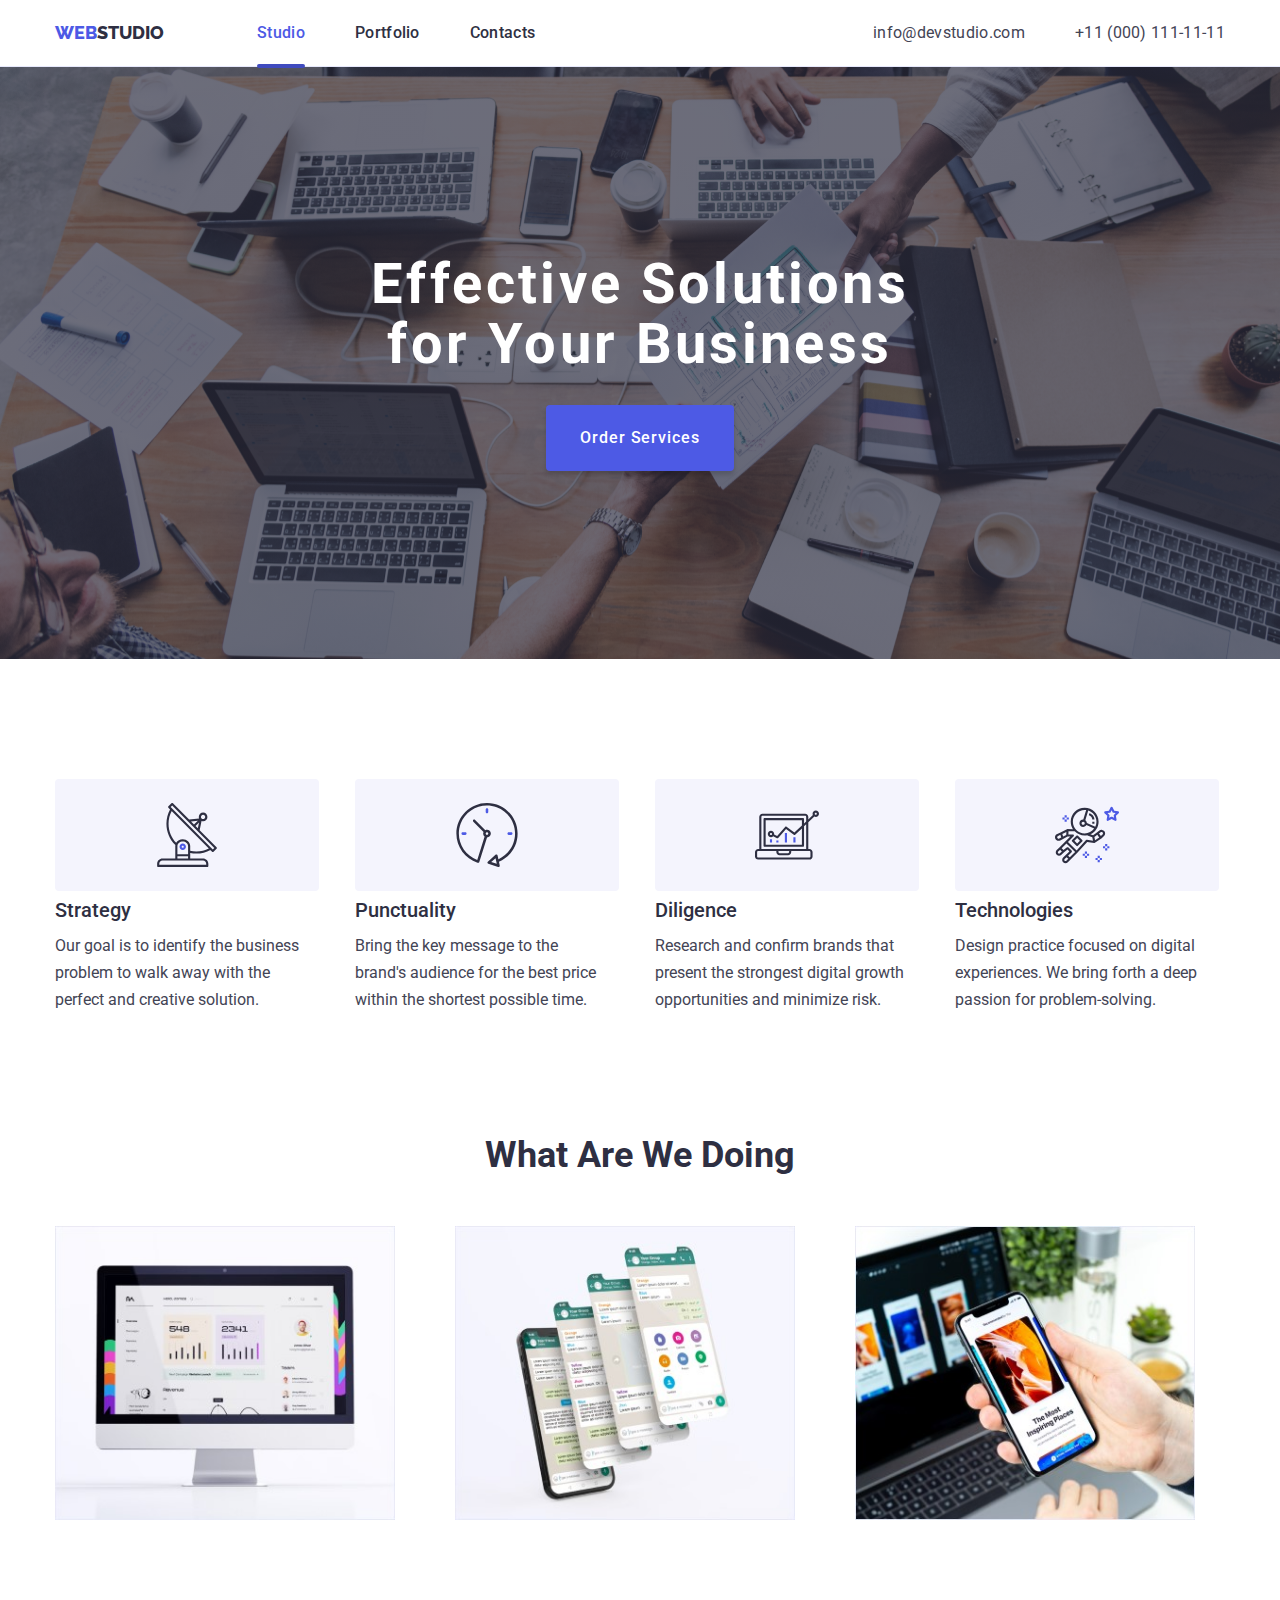
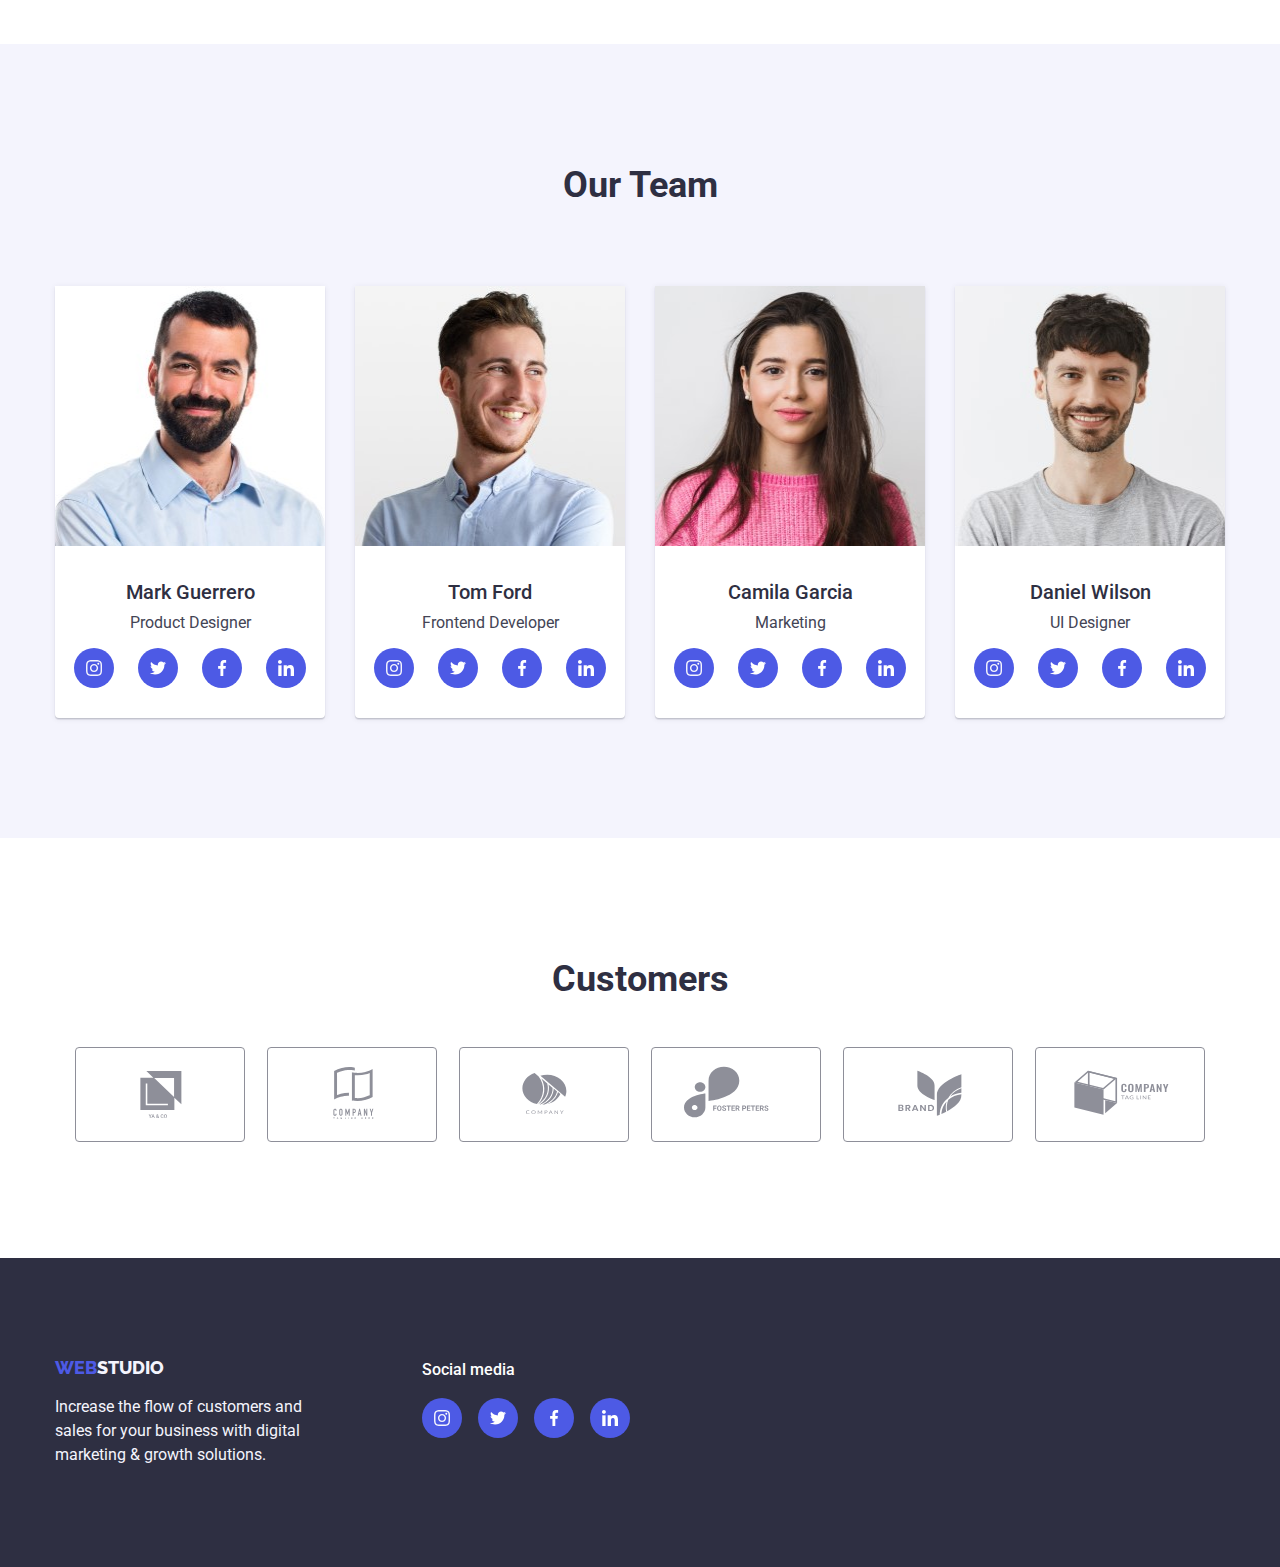
<file: index.html>
<!DOCTYPE html>
<html lang="en">
  <head>
    <meta charset="UTF-8" />
    <meta name="viewport" content="width=device-width, initial-scale=1.0" />
    <title>Studio</title>
    <!-- font -->

    <link rel="preconnect" href="https://fonts.googleapis.com" />
    <link rel="preconnect" href="https://fonts.gstatic.com" crossorigin />

    <link
      href="https://fonts.googleapis.com/css2?family=Raleway:wght@800&family=Roboto:wght@400;500;700;900&display=swap"
      rel="stylesheet"
    />

    <link
      rel="stylesheet"
      href="https://cdnjs.cloudflare.com/ajax/libs/modern-normalize/2.0.0/modern-normalize.min.css"
    />

    <!-- CSS -->
    <link rel="stylesheet" href="./css/styles.css" />
  </head>
  <body>
    <!-- Navigation Bar -->
    <header class="page-header">
      <div class="container menu">
        <nav class="navigation">
          <a href="./index.html" class="logo-link">
            <span class="logo">WEB</span><span class="studio">STUDIO</span>
          </a>
          <ul class="nav-menu list">
            <li class="item">
              <a href="./index.html" class="page link current">Studio</a>
            </li>
            <li class="item">
              <a href="./portfolio.html" class="page link">Portfolio</a>
            </li>
            <li class="item"><a href="#" class="page link">Contacts</a></li>
          </ul>
        </nav>
        <ul class="contacts-menu list">
          <li class="item">
            <a href="mailto:info@devstudio.com" class="contact link"
              >info@devstudio.com</a
            >
          </li>
          <li class="item">
            <a href="tel:+110001111111" class="contact link"
              >+11 (000) 111-11-11</a
            >
          </li>
        </ul>
      </div>
    </header>
    <main>
      <!-- Hero Section -->

      <section class="hero bg-hero">
        <div class="container">
          <h1 class="hero-title">
            Effective Solutions <br />
            for Your Business
          </h1>

          <button type="button" class="button primary" data-modal-open>Order Services</button>
        </div>
      </section>

      <!-- HEADER -->

      <!-- section 1 -->
      <section class="section">
        <div class="container">
          <ul class="benefits list">
            <li class="item">
              <div class="benefits-svg-box">
                <svg class="benefits-icon-svg" width="64" height="64">
                  <use href="./images/icons.svg#antenna"></use>
                </svg>
              </div>
              <h3 class="title">Strategy</h3>
              <p class="description">
                Our goal is to identify the business <br />
                problem to walk away with the <br />
                perfect and creative solution.
              </p>
            </li>
            <li class="item">
              <div class="benefits-svg-box">
                <svg class="benefits-icon-svg" width="64" height="64">
                  <use href="./images/icons.svg#clock"></use>
                </svg>
              </div>
              <h3 class="title">Punctuality</h3>
              <p class="description">
                Bring the key message to the <br />
                brand's audience for the best price <br />
                within the shortest possible time.
              </p>
            </li>
            <li class="item">
              <div class="benefits-svg-box">
                <svg class="benefits-icon-svg" width="64" height="64">
                  <use href="./images/icons.svg#diagram"></use>
                </svg>
              </div>
              <h3 class="title">Diligence</h3>
              <p class="description">
                Research and confirm brands that <br />present the strongest
                digital growth <br />
                opportunities and minimize risk.
              </p>
            </li>
            <li class="item">
              <div class="benefits-svg-box">
                <svg class="benefits-icon-svg" width="64" height="64">
                  <use href="./images/icons.svg#astronaut"></use>
                </svg>
              </div>
              <h3 class="title">Technologies</h3>
              <p class="description">
                Design practice focused on digital <br />experiences. We bring
                forth a deep <br />
                passion for problem-solving.
              </p>
            </li>
          </ul>
        </div>
      </section>
      <!-- section 2 -->
      <section class="section no-top-padding">
        <div class="container">
          <h2 class="section-title">What Are We Doing</h2>
          <ul class="what-we-do list">
            <li class="item">
              <img
                src="./images/react-files-1.jpg"
                alt="react-files-1"
                width="340"
                height="294"
              />
            </li>
            <li class="item">
              <img
                src="./images/react-files-2.jpg"
                alt="react-files-2"
                width="340"
                height="294"
              />
            </li>
            <li class="item">
              <img
                src="./images/react-files-3.jpg"
                alt="react-files-3"
                width="340"
                height="294"
              />
            </li>
          </ul>
        </div>
      </section>
      <!-- section 3 -->
      <section class="section bg-team">
        <div class="container">
          <h2 class="section-title">Our Team</h2>
          <ul class="team list">
            <li class="item">
              <img
                src="./images/team-1.jpg"
                alt="react-files-1"
                width="270"
                height="260"
              />
        
              <h3 class="name">Mark Guerrero</h3>
              <p class="position">Product Designer</p>
              <div class="team-social-list list">
              <ul class="team-social-list list">
                <li class="team-social-item">
                  <a href="#" class="team-social-link">
                    <svg class="team-social-svg" width="16" height="16">
                      <use href="./images/icons.svg#instagram"></use>
                    </svg>
                  </a>
                </li>
                <li class="team-social-item">
                  <a href="#" class="team-social-link">
                    <svg class="team-social-svg" width="16" height="16">
                      <use href="./images/icons.svg#twitter"></use>
                    </svg>
                  </a>
                </li>
                <li class="team-social-item">
                  <a href="#" class="team-social-link">
                    <svg class="team-social-svg" width="16" height="16">
                      <use href="./images/icons.svg#facebook"></use>
                    </svg>
                  </a>
                </li>
                <li class="team-social-item">
                  <a href="#" class="team-social-link">
                    <svg class="team-social-svg" width="16" height="16">
                      <use href="./images/icons.svg#linkedin"></use>
                    </svg>
                  </a>
                </li>
              </ul>
            </div>

            </li>
            <li class="item">
              <img
                src="./images/team-2.jpg"
                alt="react-files-2"
                width="270"
                height="260"
              />
              <h3 class="name">Tom Ford</h3>
              <p class="position">Frontend Developer</p>
              <div class="team-social-list list">
                <ul class="team-social-list list">
                  <li class="team-social-item">
                    <a href="#" class="team-social-link">
                      <svg class="team-social-svg" width="16" height="16">
                        <use href="./images/icons.svg#instagram"></use>
                      </svg>
                    </a>
                  </li>
                  <li class="team-social-item">
                    <a href="#" class="team-social-link">
                      <svg class="team-social-svg" width="16" height="16">
                        <use href="./images/icons.svg#twitter"></use>
                      </svg>
                    </a>
                  </li>
                  <li class="team-social-item">
                    <a href="#" class="team-social-link">
                      <svg class="team-social-svg" width="16" height="16">
                        <use href="./images/icons.svg#facebook"></use>
                      </svg>
                    </a>
                  </li>
                  <li class="team-social-item">
                    <a href="#" class="team-social-link">
                      <svg class="team-social-svg" width="16" height="16">
                        <use href="./images/icons.svg#linkedin"></use>
                      </svg>
                    </a>
                  </li>
                </ul>
              </div>
            </li>
            <li class="item">
              <img
                src="./images/team-3.jpg"
                alt="react-files-3"
                width="270"
                height="260"
              />
              <h3 class="name">Camila Garcia</h3>
              <p class="position">Marketing</p>
              <div class="team-social-list list">
                <ul class="team-social-list list">
                  <li class="team-social-item">
                    <a href="#" class="team-social-link">
                      <svg class="team-social-svg" width="16" height="16">
                        <use href="./images/icons.svg#instagram"></use>
                      </svg>
                    </a>
                  </li>
                  <li class="team-social-item">
                    <a href="#" class="team-social-link">
                      <svg class="team-social-svg" width="16" height="16">
                        <use href="./images/icons.svg#twitter"></use>
                      </svg>
                    </a>
                  </li>
                  <li class="team-social-item">
                    <a href="#" class="team-social-link">
                      <svg class="team-social-svg" width="16" height="16">
                        <use href="./images/icons.svg#facebook"></use>
                      </svg>
                    </a>
                  </li>
                  <li class="team-social-item">
                    <a href="#" class="team-social-link">
                      <svg class="team-social-svg" width="16" height="16">
                        <use href="./images/icons.svg#linkedin"></use>
                      </svg>
                    </a>
                  </li>
                </ul>
              </div>
            </li>
            <li class="item">
              <img
                src="./images/team-4.jpg"
                alt="react-files-4"
                width="270"
                height="260"
              />
              <h3 class="name">Daniel Wilson</h3>
              <p class="position">UI Designer</p>
              <div class="team-social-list list">
                <ul class="team-social-list list">
                  <li class="team-social-item">
                    <a href="#" class="team-social-link">
                      <svg class="team-social-svg" width="16" height="16">
                        <use href="./images/icons.svg#instagram"></use>
                      </svg>
                    </a>
                  </li>
                  <li class="team-social-item">
                    <a href="#" class="team-social-link">
                      <svg class="team-social-svg" width="16" height="16">
                        <use href="./images/icons.svg#twitter"></use>
                      </svg>
                    </a>
                  </li>
                  <li class="team-social-item">
                    <a href="#" class="team-social-link">
                      <svg class="team-social-svg" width="16" height="16">
                        <use href="./images/icons.svg#facebook"></use>
                      </svg>
                    </a>
                  </li>
                  <li class="team-social-item">
                    <a href="#" class="team-social-link">
                      <svg class="team-social-svg" width="16" height="16">
                        <use href="./images/icons.svg#linkedin"></use>
                      </svg>
                    </a>
                  </li>
                </ul>
              </div>
            </li>
          </ul>
        </div>
      </section>
    </section>
      <section class="section">
        <div class="container">
          <h2 class="section-title">Customers</h2>
          <ul class="clients-list list">
            <li class="clients-item">
              <a href="#" class="clients-link link">
                <svg class="clients-icon" width="104" height="56">
                  <use href="./images/icons.svg#customer-1"></use>
                </svg>
              </a>
            </li>
            <li class="clients-item">
              <a href="#" class="clients-link link">
                <svg class="clients-icon" width="104" height="56">
                  <use href="./images/icons.svg#customer-2"></use>
                </svg>
              </a>
            </li>
            <li class="clients-item">
              <a href="#" class="clients-link link">
                <svg class="clients-icon" width="104" height="56">
                  <use href="./images/icons.svg#customer-3"></use>
                </svg>
              </a>
            </li>
            <li class="clients-item">
              <a href="#" class="clients-link link">
                <svg class="clients-icon" width="104" height="56">
                  <use href="./images/icons.svg#customer-4"></use>
                </svg>
              </a>
            </li>
            <li class="clients-item">
              <a href="#" class="clients-link link">
                <svg class="clients-icon" width="104" height="56">
                  <use href="./images/icons.svg#customer-5"></use>
                </svg>
              </a>
            </li>
            <li class="clients-item">
              <a href="#" class="clients-link link">
                <svg class="clients-icon" width="104" height="56">
                  <use href="./images/icons.svg#customer-6"></use>
                </svg>
              </a>
            </li>
          </ul>
        </div>
      </section>
    </main>

    <!-- FOOTER -->
    <footer class="page-footer bg-footer">
     
      <div class="container row-footer">
               
        <div class="footer-container">
          <a href="./index.html" class="logo-link">
            <span class="logo">WEB</span><span class="studio-footer">STUDIO</span>
          </a>
          <p class="footer-description">
            Increase the flow of customers and <br />
            sales for your business with digital <br />
            marketing & growth solutions.
          </p>
        </div>

        <div class="footer-container footer-social-link_box">
            <p class="footer-social-links_text">Social media</p>
            <ul class="footer-social list">
                <li>
                    <a href="#" class="team-social-link">
                        <svg class="team-social-svg">
                            <use href="./images/icons.svg#instagram"></use>
                        </svg>
                    </a>
                </li>
            
                <li>
                    <a href="#" class="team-social-link">
                        <svg class="team-social-svg">
                            <use href="./images/icons.svg#twitter"></use>
                        </svg>
                    </a>
                </li>

                <li>
                    <a href="#" class="team-social-link">
                        <svg class="team-social-svg">
                            <use href="./images/icons.svg#facebook"></use>
                        </svg>
                    </a>
                </li>

                <li>
                    <a href="#" class="team-social-link">
                        <svg class="team-social-svg">
                            <use href="./images/icons.svg#linkedin"></use>
                        </svg>
                    </a>
                </li>

            </ul>
        </div>
    </div>
    </footer>
    <div class="backdrop is-hidden" data-modal>
      <div class="modal">
        <button type="button" class="modal-close" data-modal-close>
          <svg class="modal-close-icon" width="8" height="8">
            <use href="./icons.svg#close"></use>
          </svg>
        </button>
        
        <p class="form-header">Leave your contacts and we will call you back</p>

        <form name="signup_form" autocomplete="on" class="form-container list"  method="">
     
                    <label class="form-label">
                        
                            <span class="form-label-text">Name </span>
                            <input type="text" class="form-input" name="full_name"   required />
                                <!-- <span class="form-input-iconbox"> -->
                            <svg class="form-input-icon">
                            <use href="./icons.svg#person"></use>
                            </svg> 
                                <!-- </span> -->
                    </label>

                    <label class="form-label">
                        <span class="form-label-text">Phone</span>
                        <input type="tel" class="form-input" name="phone_number" required />
                        <svg class="form-input-icon">
                                    <use href="./icons.svg#phone"></use>
                        </svg>
                    </label>

                    <label class="form-label">
                        <span class="form-label-text">Email</span>
                        <input type="email" class="form-input" name="email_add" required />
                        <svg class="form-input-icon">
                            <use href="./icons.svg#email"></use>
                        </svg>
                    </label>

                    <label class="form-label-textarea">
                        <span class="form-label-text">Comment</span>
                        <textarea name="comment" class="form-textarea" placeholder="Text input" required></textarea>
                    </label>
               
                <label class="form-agree-box">
                    <input type="checkbox" value="agree" name="agreement" class="checkbox" required />
                    <span class="checkbox-icon">
                        <svg class="check-mark">
                            <use href="./icons.svg#check-mark"></use>
                        </svg>
                    </span>

                    <span class="form-agree-box_text">
                        I accept the terms and conditions of the &nbsp;<a href="#" class="form-agree-box_link" >Privacy Policy</a>
                    </span>
                </label>

            <div class="form-button_container">
                <button type="submit" class="form-button">Send</button>
            </div>
           
        </form>
      </div>
    </div>
    <script src="./js/modal.js"></script>
  </body>
</html>
</file>
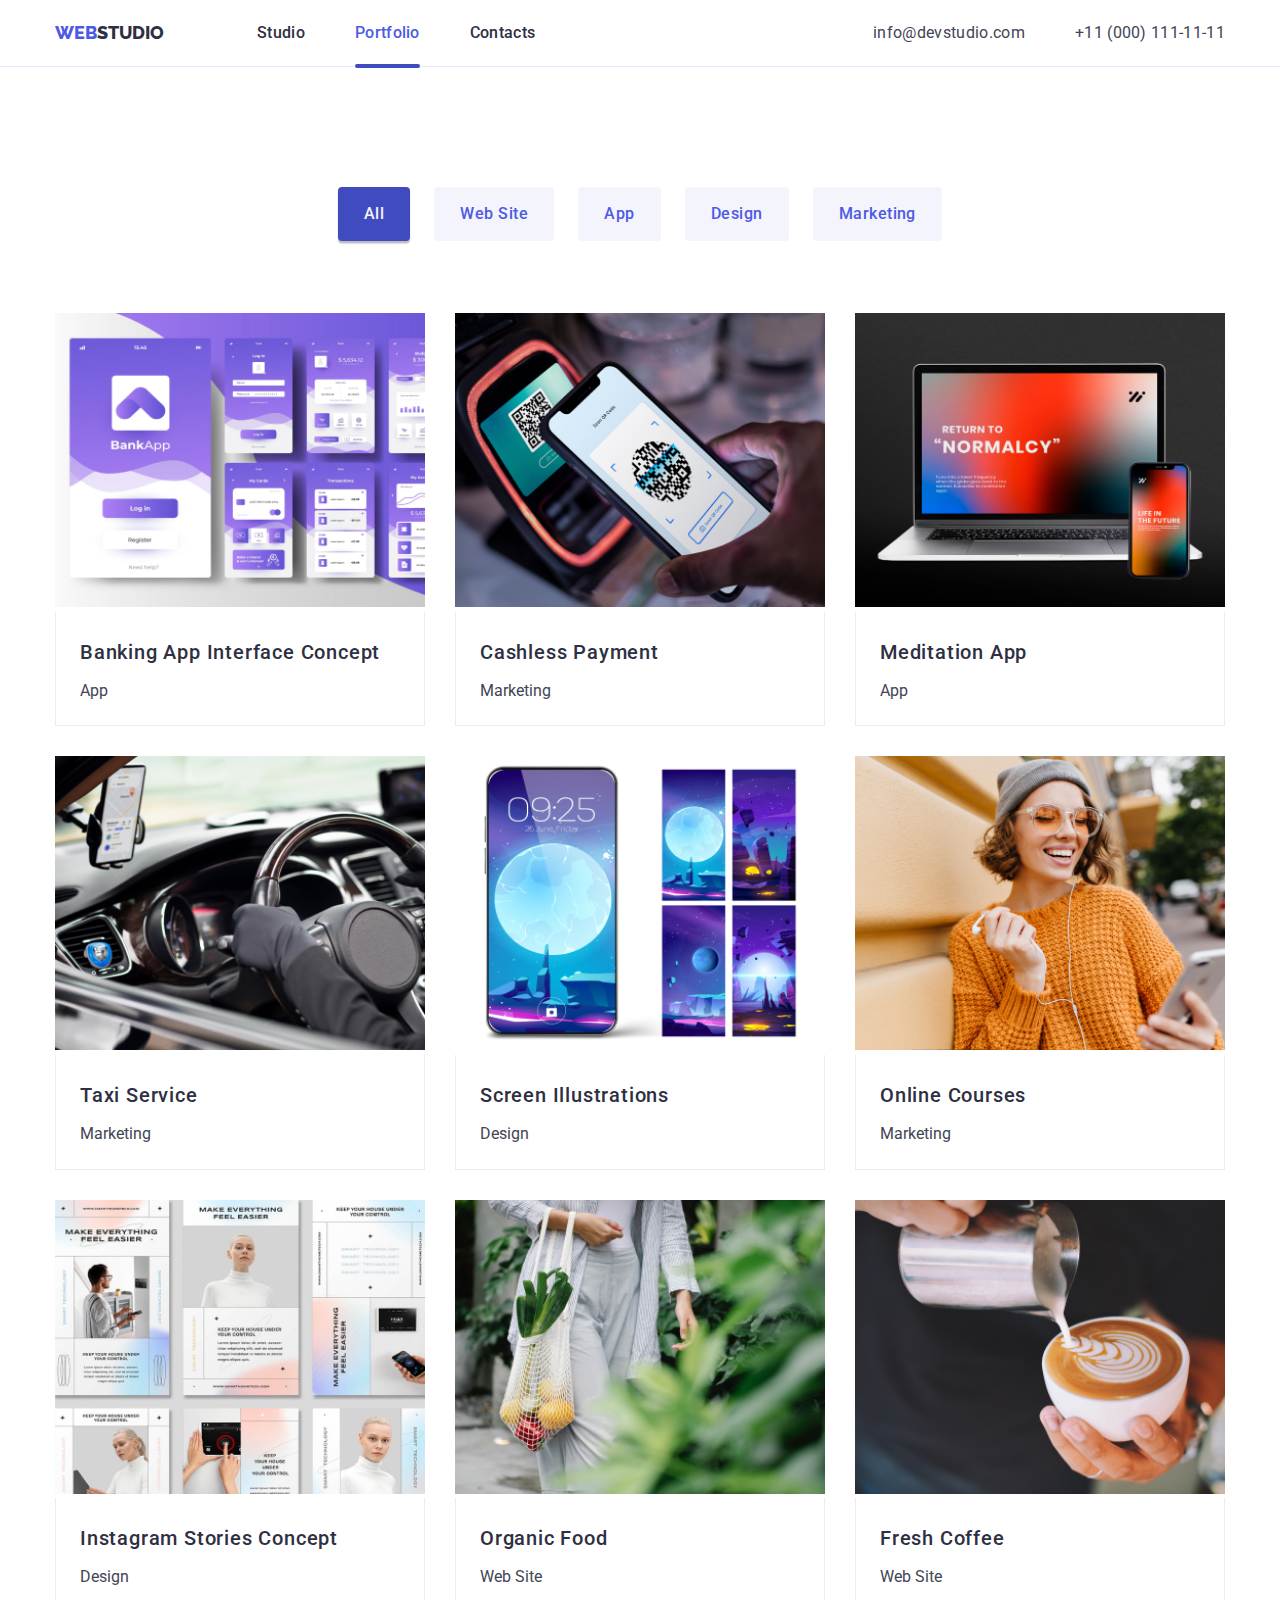
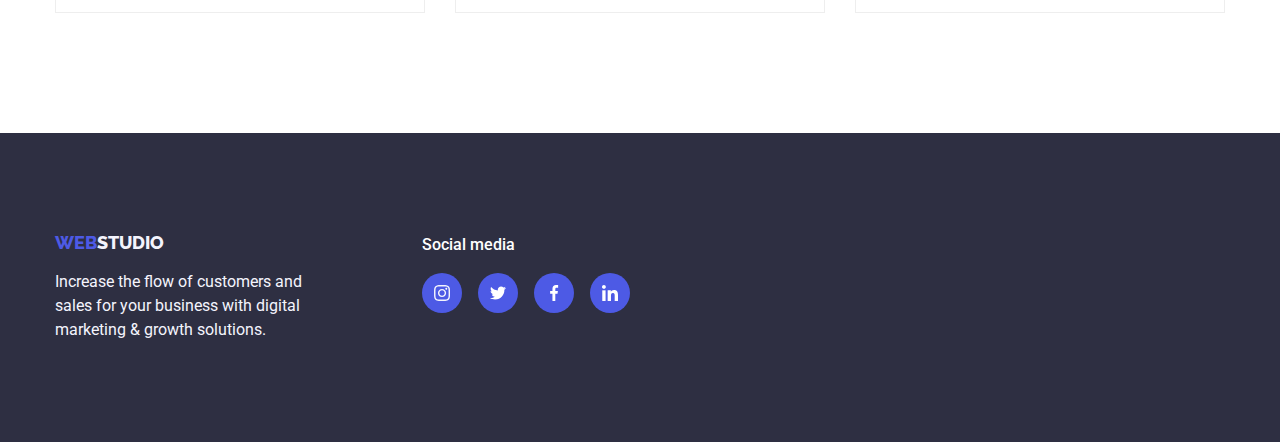
<file: portfolio.html>
<!DOCTYPE html>
<html lang="en">
  <head>
    <meta charset="UTF-8" />
    <meta name="viewport" content="width=device-width, initial-scale=1.0" />
    <title>Portfolio</title>
    <!-- font -->
    <link rel="preconnect" href="https://fonts.googleapis.com" />
    <link rel="preconnect" href="https://fonts.gstatic.com" crossorigin />

    <link
      href="https://fonts.googleapis.com/css2?family=Raleway:wght@800&family=Roboto:wght@400;500;700;900&display=swap"
      rel="stylesheet"
    />

    <link
      rel="stylesheet"
      href="https://cdnjs.cloudflare.com/ajax/libs/modern-normalize/2.0.0/modern-normalize.min.css"
    />

    <!-- CSS -->
    <link rel="stylesheet" href="./css/styles.css" />
  </head>
  <body>
    <!-- Navigation Bar -->
    <header class="page-header">
      <div class="container menu">
        <nav class="navigation">
          <a href="./index.html" class="logo-link">
            <span class="logo">WEB</span><span class="studio">STUDIO</span>
          </a>
          <ul class="nav-menu list">
            <li class="item">
              <a href="./index.html" class="page link">Studio</a>
            </li>
            <li class="item">
              <a href="./portfolio.html" class="page current link">Portfolio</a>
            </li>
            <li class="item"><a href="#" class="page link">Contacts</a></li>
          </ul>
        </nav>
        <ul class="contacts-menu list">
          <li class="item">
            <a href="mailto:info@devstudio.com" class="contact link"
              >info@devstudio.com</a
            >
          </li>
          <li class="item">
            <a href="tel:+110001111111" class="contact link"
              >+11 (000) 111-11-11</a
            >
          </li>
        </ul>
      </div>
    </header>
    <!-- Navigation Bar -->
    <main>
      <section class="section">
        <div class="container">
          <ul class="filters list">
            <!-- filter buttons -->
            <li class="space">
              <button type="button" class="button filter current">All</button>
            </li>
            <li class="space">
              <button type="button" class="button filter">Web Site</button>
            </li>
            <li class="space">
              <button type="button" class="button filter">App</button>
            </li>
            <li class="space">
              <button type="button" class="button filter">Design</button>
            </li>
            <li class="space">
              <button type="button" class="button filter">Marketing</button>
            </li>
          </ul>
          <!-- projects -->
          <ul class="projects list">
            <li class="project-card">
              <a href="" class="project link">
                <div class="project-cover-wrap">
                <img
                  src="images/project-1.jpg"
                  alt="Banking App Interface
                Concept"
                  width="370"
                  height="294"
                />
                <p class="project-cover-text">
                  14 Stylish and User-Friendly App Design Concepts · Task
                  Manager App · Calorie Tracker App · Exotic Fruit Ecommerce
                  App · Cloud Storage App
                </p>
              </div>
                <div class="substrate">
                  <h2 class="name">Banking App Interface Concept</h2>
                  <p class="type">App</p>
                </div>
              </a>
            </li>
            <li class="project-card">
              <a href="" class="project link">
                <div class="project-cover-wrap">
                <img
                  src="images/project-2.jpg"
                  alt="Cashless Payment"
                  width="370"
                  height="294"
                />
                <p class="project-cover-text">
                  14 Stylish and User-Friendly App Design Concepts · Task
                  Manager App · Calorie Tracker App · Exotic Fruit Ecommerce
                  App · Cloud Storage App
                </p>
              </div>
                <div class="substrate">
                  <h2 class="name">Cashless Payment</h2>
                  <p class="type">Marketing</p>
                </div>
              </a>
            </li>
            <li class="project-card">
              <a href="" class="project link">
                <div class="project-cover-wrap">
                <img
                  src="images/project-3.jpg"
                  alt="Meditation Ap"
                  width="370"
                  height="294"
                />
                <p class="project-cover-text">
                  14 Stylish and User-Friendly App Design Concepts · Task
                  Manager App · Calorie Tracker App · Exotic Fruit Ecommerce
                  App · Cloud Storage App
                </p>
              </div>
                <div class="substrate">
                  <h2 class="name">Meditation App</h2>
                  <p class="type">App</p>
                </div>
              </a>
            </li>
            <li class="project-card">
              <a href="" class="project link">
                <div class="project-cover-wrap">
                <img
                  src="images/project-4.jpg"
                  alt="Taxi Service"
                  width="370"
                  height="294"
                />
                <p class="project-cover-text">
                  14 Stylish and User-Friendly App Design Concepts · Task
                  Manager App · Calorie Tracker App · Exotic Fruit Ecommerce
                  App · Cloud Storage App
                </p>
              </div>
                <div class="substrate">
                  <h2 class="name">Taxi Service</h2>
                  <p class="type">Marketing</p>
                </div>
              </a>
            </li>
            <li class="project-card">
              <a href="" class="project link">
                <div class="project-cover-wrap">
                <img
                  src="images/project-5.jpg"
                  alt="screen illustration"
                  width="370"
                  height="294"
                />
                <p class="project-cover-text">
                  14 Stylish and User-Friendly App Design Concepts · Task
                  Manager App · Calorie Tracker App · Exotic Fruit Ecommerce
                  App · Cloud Storage App
                </p>
              </div>
                <div class="substrate">
                  <h2 class="name">Screen Illustrations</h2>
                  <p class="type">Design</p>
                </div>
              </a>
            </li>
            <li class="project-card">
              <a href="" class="project link">
                <div class="project-cover-wrap">
                <img
                  src="images/project-6.jpg"
                  alt="online courses"
                  width="370"
                  height="294"
                />
                <p class="project-cover-text">
                  14 Stylish and User-Friendly App Design Concepts · Task
                  Manager App · Calorie Tracker App · Exotic Fruit Ecommerce
                  App · Cloud Storage App
                </p>
              </div>
                <div class="substrate">
                  <h2 class="name">Online Courses</h2>
                  <p class="type">Marketing</p>
                </div>
              </a>
            </li>
            <li class="project-card">
              <a href="" class="project link">
                <div class="project-cover-wrap">
                <img
                  src="images/project-7.jpg"
                  alt="instagram stories"
                  width="370"
                  height="294"
                />
                <p class="project-cover-text">
                  14 Stylish and User-Friendly App Design Concepts · Task
                  Manager App · Calorie Tracker App · Exotic Fruit Ecommerce
                  App · Cloud Storage App
                </p>
              </div>
                <div class="substrate">
                  <h2 class="name">Instagram Stories Concept</h2>
                  <p class="type">Design</p>
                </div>
              </a>
            </li>
            <li class="project-card">
              <a href="" class="project link">
                <div class="project-cover-wrap">
                <img
                  src="images/project-8.jpg"
                  alt="organic food"
                  width="370"
                  height="294"
                />
                <p class="project-cover-text">
                  14 Stylish and User-Friendly App Design Concepts · Task
                  Manager App · Calorie Tracker App · Exotic Fruit Ecommerce
                  App · Cloud Storage App
                </p>
              </div>
                <div class="substrate">
                  <h2 class="name">Organic Food</h2>
                  <p class="type">Web Site</p>
                </div>
              </a>
            </li>
            <li class="project-card">
              <a href="" class="project link">
                <div class="project-cover-wrap">
                <img src="images/project-9.jpg" alt="Fresh Coffee" width="370"
                height="294" />
                <p class="project-cover-text">
                  14 Stylish and User-Friendly App Design Concepts · Task
                  Manager App · Calorie Tracker App · Exotic Fruit Ecommerce
                  App · Cloud Storage App
                </p>
              </div>
                <div class="substrate">
                  <h2 class="name">Fresh Coffee</h2>
                  <p class="type">Web Site</p>
                </div>
              </a>
            </li>
          </ul>
        </div>
      </section>
    </main>

    <!-- FOOTER -->
    <footer class="page-footer bg-footer">
     
      <div class="container row-footer">
               
        <div class="footer-container">
          <a href="./index.html" class="logo-link">
            <span class="logo">WEB</span><span class="studio-footer">STUDIO</span>
          </a>
          <p class="footer-description">
            Increase the flow of customers and <br />
            sales for your business with digital <br />
            marketing & growth solutions.
          </p>
        </div>

        <div class="footer-container footer-social-link_box">
            <p class="footer-social-links_text">Social media</p>
            <ul class="footer-social list">
                <li>
                    <a href="#" class="team-social-link">
                        <svg class="team-social-svg">
                            <use href="./images/icons.svg#instagram"></use>
                        </svg>
                    </a>
                </li>
            
                <li>
                    <a href="#" class="team-social-link">
                        <svg class="team-social-svg">
                            <use href="./images/icons.svg#twitter"></use>
                        </svg>
                    </a>
                </li>

                <li>
                    <a href="#" class="team-social-link">
                        <svg class="team-social-svg">
                            <use href="./images/icons.svg#facebook"></use>
                        </svg>
                    </a>
                </li>

                <li>
                    <a href="#" class="team-social-link">
                        <svg class="team-social-svg">
                            <use href="./images/icons.svg#linkedin"></use>
                        </svg>
                    </a>
                </li>

            </ul>
        </div>
    </div>
    </footer>
  </body>
</html>
</file>
<file: css/styles.css>
:root {
  --iris: #4d5ae5;
  --ocean: #404bbf;
  --navyblue: #2e2f42;
  --green: #31d0aa;
  --slate: #434455;
  --lightslate: #8e8f99;
  --cornflower: #e7e9fc;
  --cloud: #f4f4fd;
  --navybluemodal: #2e2f42;
  --grey: #2e2f42;
  --white: #ffffff;
  --dairy: #fcfcfc;
}
/* general */

body {
  font-family: "Roboto", sans-serif;
  font-size: 16px;
  font-weight: 400;
  color: var(--slate);
  background-color: var(--white);
}
/* general */

h1,
h2,
h3,
h4,
h5,
h6,
p {
  margin: 0;
}
/* checked */
html {
  box-sizing: border-box;
}
/* checked */
*,
*::after,
*::before {
  box-sizing: inherit;
}
/* checked */
.section {
  padding: 120px 0;
}
/* checked */
.no-top-padding {
  padding-top: 0;
}

/* checked */
.container {
  margin: 0 auto;
  width: 1200px;
  padding: 0 15px;
}

/* checked */
.list {
  list-style: none;
  margin: 0;
  padding: 0;
}
/* checked */
.link {
  text-decoration: none;
  color: inherit;
}
/* checked */
.menu,
.navigation,
.nav-menu,
.contacts-menu {
  display: flex;
  align-items: center;
 
}

/* checked */
.logo-link {
  text-decoration: none;
  font-family: "Raleway", sans-serif;
  font-size: 0px;
  font-weight: 800;
}
/* checked */
.logo-link > span {
  font-size: 18px;
}
/* checked */
.logo {
  color: var(--iris);
}
/* checked */
.studiologo {
  color: var(--navyblue);
}
/* checked */
.studio {
  color: var(--navyblue);
}
/* checked */
.button {
  border-color: transparent;
  font-family: inherit;
  border-radius: 4px;
  letter-spacing: 0.03em;
  cursor: pointer;
  font-size: 16px;
}
/* checked */
.button.primary {
  color: var(--white);
  background-color: var(--iris);
  line-height: 1.87;
  letter-spacing: 0.06em;
  font-weight: 500;
  box-shadow: 0px 4px 4px 0px rgba(0, 0, 0, 0.15);
  padding: 16px 32px;
  transition: width 250ms cubic-bezier(0.4, 0, 0.2, 1),
  background-color 250ms cubic-bezier(0.4, 0, 0.2, 1),
  border 250ms cubic-bezier(0.4, 0, 0.2, 1);
}
/* checked */
.benefits {  
  display: flex;
  align-items: center;
  flex-wrap: wrap;
  margin-left: -30px;
  margin-top: -30px;

}
/* checked */
.benefits .item {
  flex-basis: calc(100% / 4 - 30px);
  margin-left: 30px;
  margin-top: 30px;
 
}
/* checked */
.button.primary:hover,
.button.primary:focus {
  background-color: var(--ocean);
  box-shadow: 0px 4px 4px 0px rgba(0, 0, 0, 0.15);
}
/* checked */
.benefits .title {
  font-size: 20px;
  font-weight: 500;
  color: var(--navyblue);
  line-height: 1.14;
  margin-bottom: 10px;
}
/* checked */
.benefits .description {
  color: var(--slate);
  line-height: 1.71;
  font-size: 16px;
  font-weight: 400;
}


.benefits-svg-box{
  background-color: var(--cloud);
  width: 264px;
  height: 112px;
  display: flex;
  justify-content: center;
  align-items: center;
  border-radius: 4px;
  margin-bottom: 8px;
}

.benefits-icon-svg{
  fill: black;
}

/* nav */
.page-header {
  border-bottom: 1px solid var(--cornflower);

  
}
/* checked */
.container {
  margin: 0 auto;
  width: 1200px;
  padding: 0 15px;
}

/* checked */
.nav-menu {
  margin-left: 93px;
  transition: color 250ms ease-in-out;
  
}
.nav-menu .page,
.contacts-menu .contact {
  font-weight: 500;
  color: var(--navyblue);
  text-decoration: none;
  line-height: 1.14;
  letter-spacing: 0.02em;
  font-size: 16px;
  display: block;
  padding-top: 32px;
  padding-bottom: 31px;
  padding: 24px 0;
  position: relative;
  transition: width 250ms cubic-bezier(0.4, 0, 0.2, 1),
  background-color 250ms cubic-bezier(0.4, 0, 0.2, 1),
  border 250ms cubic-bezier(0.4, 0, 0.2, 1);
 transition: color 250ms ease-in-out;
}
/* checked */
.contacts-menu {
  margin-left: auto;
}

/* checked */
.nav-menu .page:hover,
.nav-menu .page:focus,
.nav-menu .page.current,
.contacts-menu .contact:hover,
.contacts-menu .contact:focus {
  color: var(--iris);
}

.page::after {
  content: "";
  border-radius: 2px;
  border: 2px solid transparent;
  height: 4px;
  width: 0;
  position: absolute;
  left: 0;
  bottom: -2px;
  transition: width 250ms cubic-bezier(0.4, 0, 0.2, 1),
    background-color 250ms cubic-bezier(0.4, 0, 0.2, 1),
    border 250ms cubic-bezier(0.4, 0, 0.2, 1);
}

.page:hover::after,
.page:focus::after {
  border: 2px solid var(--ocean);
  background-color: var(--ocean);
  width: 100%;
}

.page.current::after {
  content: "";
  border: 2px solid var(--ocean);
  border-radius: 2px;
  background-color: var(--ocean);
  height: 4px;
  width: 100%;
  position: absolute;
  left: 0;
  bottom: -2px;
}

/* checked */
.nav-menu .item:not(:last-child),
.contacts-menu .item:not(:last-child) {
  margin-right: 50px;
}

/* checked */
.contacts-menu .contact {
  color: var(--slate);
  text-decoration: none;
  font-weight: 400;
}
/* checked */
.bg-hero {
  background-color: var(--navyblue);
  background-image: linear-gradient(
    to right,
    rgba(46, 47, 66, 0.7),
    rgba(46, 47, 66, 0.7)
  ),
  url(../images/hero-bg.png);
}
/* checked */
.hero {
  padding: 188px 0;
  text-align: center;
}

/* checked */
.page-footer {
  padding: 60px 0;
}
/* checked */
.bg-team {
  background-color: var(--cloud);
}
/* checked */
.bg-footer {
  background-color: var(--navyblue);
  padding: 100px 0;
}

.team-social-link{
  background-color: #31d0aa;
}

/* checked */
.footer-description {
  color: var(--cloud, #f4f4fd);
  font-size: 16px;
  line-height: 1.5;
  padding-top: 16px;
}

/* hero page */
/* checked */
.hero-title {
  color: var(--white);
  text-align: center;
  font-size: 56px;
  font-weight: 700;
  line-height: 1.07;
  letter-spacing: 0.06em;
  margin-bottom: 30px;
}
/* checked */
.section-title {
  font-size: 36px;
  line-height: 1.17;
  color: var(--navyblue);
  text-align: center;
  font-weight: 700;
  margin-bottom: 50px;
}
/* our team */
/* checked */
.team {
  display: flex;
  flex-wrap: wrap;
  margin-top: 30px;
  margin-left: -30px;
  text-align: center ;
}
/* checked */
.team .item {
  flex-basis: calc(100% / 4 - 30px);
  margin-left: 30px;
  margin-top: 30px;
  padding-bottom: 30px;
  background-color: var(--white);
  box-shadow: 0px 2px 1px 0px rgba(46, 47, 66, 0.08),
    0px 1px 1px 0px rgba(46, 47, 66, 0.16),
    0px 1px 6px 0px rgba(46, 47, 66, 0.08);
  border-radius: 0px 0px 4px 4px;
}

/* checked */
.team .name {
  color: var(--navyblue);
  font-size: 20px;
  font-weight: 500;
  padding-top: 30px;
  padding-bottom: 10px;
  text-align: center;
}


.team-social-list {
  display: flex;
  justify-content: center;
  gap: 24px;
  margin-top: 8px;
}
.team-social-item {
  width: 40px;
  height: 40px;
}
.team-social-link {
  width: 40px;
  height: 40px;
  border-radius: 50%;
  display: flex;
  align-items: center;
  justify-content: center;
  background-color: var(--iris);
  transition: width 250ms cubic-bezier(0.4, 0, 0.2, 1),
  background-color 250ms cubic-bezier(0.4, 0, 0.2, 1),
  border 250ms cubic-bezier(0.4, 0, 0.2, 1);

}

.team .team-social-link:hover,
.team .team-social-link:focus{
  background-color: var(--ocean);
  cursor: pointer;

}


 .team-social-link-box{
  width: 16px;
  height: 16px;

}

.team-social-svg {
  fill: var(--white);
  width: 16px;
  height: 16px;
}
.team-social-link:hover,
.team-social-link:focus {
  background-color: #31d0aa;
}

/* checked */
.team .position {
  color: var(--slate);
  font-size: 16px;
  font-weight: 400;
  text-align: center;

}
/* checked */
.substrate {
  background-color: var(--white);
  padding: 20px 24px;
  border: 1px solid #eeeeee;
  border-top: 0;
}

/* checked */
.studio-footer {
  color: var(--cloud, #f4f4fd);
}
.footer-social-link_box{
  width: 208px;
  height: 80px;
  margin-left: 120px;
  display: inline;
}

.footer-container{
  display: flex;
  flex-direction: column;
}
.footer-social-links_text{
  color: var(--white);
  font-size: 16px;
  font-weight: 500;
  line-height: 24px;
  margin-bottom: 16px;
}

.footer-social{
  display: inline-flex;
  align-items: flex-start;
  gap: 16px;
}

.row-footer{
  display: flex;
  flex-direction: row;
}

/* checked */
.button.filter {
  color: var(--iris);
  background-color: var(--cloud);
  line-height: 1.62;
  padding: 12px 24px;
  font-weight: 500;
  transition: width 250ms cubic-bezier(0.4, 0, 0.2, 1),
  background-color 250ms cubic-bezier(0.4, 0, 0.2, 1),
  border 250ms cubic-bezier(0.4, 0, 0.2, 1);
 
}

/* checked */
.filters {
  display: flex;
  justify-content: center;
  margin-bottom: 72px;
  gap: 24px;
}
/* checked */
.button.filter:hover,
.button.filter:focus,
.button.filter.current {
  color: var(--cloud);
  background-color: var(--ocean);
  box-shadow: 0px 2px 2px 0px rgba(0, 0, 0, 0.12),
    0px 2px 1px 0px rgba(0, 0, 0, 0.08), 0px 3px 1px 0px rgba(0, 0, 0, 0.1);
    transition: color 250ms ease-in-out
  }
/* checked */
.projects {
  display: flex;
  flex-wrap: wrap;
  margin-left: -30px;
  margin-top: -30px;
}
/* checked */
.project-card {
  flex-basis: calc(100% / 3 - 30px);
  margin-left: 30px;
  margin-top: 30px;
  transition: box-shadow 250ms ease-in-out;
}

.project-card:hover{
  box-shadow: 0px 2px 1px 0px rgba(0, 0, 0, 0.2),
  0px 1px 3px 0px rgba(0, 0, 0, 0.12), 0px 1px 1px 0px rgba(0, 0, 0, 0.14);
}
/* checked */
.project .name {
  font-size: 20px;
  font-weight: 500;
  line-height: 2;
  letter-spacing: 0.04em;
  color: var(--navyblue);
  margin-bottom: 4px;
  transition: transform 250ms cubic-bezier(0.4, 0, 0.2, 1);
}

.project-cover-wrap {
  position: relative;
  overflow: hidden;
}

.project-cover-text {
  position: absolute;
  top: 0;
  height: 100%;
  width: 100%;
  padding: 40px 32px;
  background-color: var(--iris, #4d5ae5);
  color: var(--cloud, #f4f4fd);
  font-size: 16px;
  font-weight: 400;
  line-height: 24px;
  letter-spacing: 0.32px;
  transform: translateY(101%);
  transition: transform 250ms cubic-bezier(0.4, 0, 0.2, 1);
}

.project:hover .project-cover-text,
.project:focus .project-cover-text {
  transform: translateY(0);
}
/* checked */
.project .type {
  color: var(--slate);
  font-weight: 400;
  line-height: 1.87;
  font-size: 16px;
}

/* checked */
.what-we-do {
  display: flex;
  flex-wrap: wrap;
  margin-left: -30px;
  margin-top: -30px;
}
/* checked */
.what-we-do .item {
  flex-basis: calc(100% / 3 - 30px);
  margin-left: 30px;
  margin-top: 30px;
}


/* customers */
.clients-list {
  display: flex;
  justify-content: center;
  gap: 24px;
}

.clients-item {
  width: 168px;
  height: 88px;
  display: flex;
  justify-content: center;
  align-items: center;
 
}

.clients-link {
  border: 1px solid var(--lightslate, #8e8f99);
  border-radius: 4px;
  color: var(--lightslate, #8e8f99);
  padding: 16px 32px;
  transition: color 250ms cubic-bezier(0.4, 0, 0.2, 1),
    border 250ms cubic-bezier(0.4, 0, 0.2, 1);
}

.clients-icon {
  fill: currentColor;
}

.clients-link:hover,
.clients-link:focus {
  color: var(--ocean, #404bbf);
  border: 1px solid var(--ocean, #404bbf);
}

.backdrop {
  position: fixed;
  top: 0;
  left: 0;
  width: 100%;
  height: 100%;
  background-color: rgba(46, 47, 66, 0.4);
  opacity: 1;
  transition: opacity 250ms cubic-bezier(0.4, 0, 0.2, 1);
}

.modal {
  position: absolute;
  top: 50%;
  left: 50%;
  min-width: 408px;
  min-height: 584px;
  background-color: var(--dairy, #fcfcfc);
  box-shadow: 0px 2px 1px 0px rgba(0, 0, 0, 0.2),
    0px 1px 3px 0px rgba(0, 0, 0, 0.12), 0px 1px 1px 0px rgba(0, 0, 0, 0.14);
  border-radius: 4px;
/* 
  transform: translate(-50%, -50%) scale(1);
  transition: transform 250ms cubic-bezier(0.4, 0, 0.2, 1); */
}

.backdrop.is-hidden .modal {
  transform: translate(-50%, -50%) scale(0);
}

.modal-close {
  position: absolute;
  top: 24px;
  right: 24px;
  padding: 0;
  display: flex;
  justify-content: center;
  align-items: center;
  width: 24px;
  height: 24px;

  background-color: var(--cornflower, #e7e9fc);
  color: var(--navyblue);
  border: 1px solid rgba(0, 0, 0, 0.1);
  border-radius: 15px;
  cursor: pointer;

  transition: color 250ms cubic-bezier(0.4, 0, 0.2, 1),
  background-color 250ms cubic-bezier(0.4, 0, 0.2, 1);
}

.modal-close-icon {
  fill: currentColor;
}

.modal-close:hover,
.modal-close:focus {
  background-color: var(--ocean);
  color: var(--white);
}

.is-hidden {
  visibility: none;
  opacity: 0;
  pointer-events: none;
}

/* Modal Form */
.form-header {
    /* padding-top: 72px;
    padding-left: 24px;
    padding-right: 24px; */
    color: var(--navyblue, #2E2F42);
    text-align: center;
    font-weight: 500;
    margin-bottom: 34px;
}
.form-container {
    
    display: flex;
    flex-direction: column;
    align-items: flex-start;
    /* width: 360px;
    height: 336px; */
    border-radius: 4px;
    /* margin-left: 24px;
    margin-right: 24px; */
}
.form-button_container {
    display: flex;
    align-items: center;
    justify-content: center;
    width: 100%;
}
.form-button {
    width: 169px;
    height: 56px;
    padding: 16px 32px;
    border: none;
    /* margin-bottom: 24px; */
    font-weight: 500;
    letter-spacing: 0.64px;
    border-radius: 4px;
    background-color: var(--iris);
    color: var(--white);
    box-shadow: 0px 4px 4px 0px rgba(0, 0, 0, 0.15);
    cursor: pointer;
    transition-property: background-color, color;
    transition-duration: 250ms;
    transition-timing-function: cubic-bezier(0.4, 0, 0.2, 1);
}
.form-button:hover,
.form-button:focus {
    background-color: var(--ocean);
}

.form-input {
    display: block;
    width: 360px;
    height: 40px;
    padding-top: 11px;
    padding-bottom: 11px;
    padding-left: 38px;
    flex-shrink: 0;
    font-size: 14px;
    fill: currentColor;
    border-radius: 4px;
    border: 1px solid var(--navyblue-modal, rgba(46, 47, 66, 0.40));
    transition-property: border;
    transition-duration: 250ms;
    transition-timing-function: cubic-bezier(0.4, 0, 0.2, 1);
    }
.form-input:focus,
.form-input:hover, 
.form-textarea:hover, 
.form-textarea:focus {
    border: 1px solid var(--iris, #4D5AE5);
}

.form-input:focus+.form-input-icon,
.form-input:hover+.form-input-icon {
    fill: var(--iris);
}
.form-textarea {
    width: 360px;
    height: 120px;
    flex-shrink: 0;
    padding-top: 8px;
    padding-left: 16px;
    border-radius: 4px;
    font-size: 14px;
    border: 1px solid var(--navyblue-modal, rgba(46, 47, 66, 0.40));
    resize: none;
    transition-property: border;
    transition-duration: 250ms;
    transition-timing-function: cubic-bezier(0.4, 0, 0.2, 1);
}

.form-textarea::placeholder {
    color: var(--navyblue-modal, rgba(46, 47, 66, 0.40));
    font-size: 12px;
    font-weight: 400;
    line-height: 14px;
    letter-spacing: 0.48px;
}
.checkbox {
    appearance: none;
    position: absolute;
}
.checkbox-icon {
    display: inline-block;
    border-radius: 2px; 
    fill: none;
    transition-property: border;
    transition-duration: 250ms;
    transition-timing-function: cubic-bezier(0.4, 0, 0.2, 1);
}

.checkbox-icon:hover,
.checkbox-icon:focus{
    border: 1px solid var(--iris, #4D5AE5);
}
.check-mark {
    display: block;
    width: 16px;
    height: 16px;
    border-radius: 2px;
    border: 1px solid var(--navyblue-modal, rgba(46, 47, 66, 0.40));
    cursor: pointer;
}

.checkbox:checked+.checkbox-icon {
    background-size: contain;
    font: var(--white);
    fill: var(--white);
    border-radius: 2px;
    border: 1px solid var(--iris, rgba(46, 47, 66, 0.40));
    background-color: var(--iris);
    cursor: pointer;
}

.form-label {
    position: relative;
    margin-bottom: 30px;
    font-size: 12px;
    line-height: 1.166;
    letter-spacing: 0.01em;
    color: var(--lightslate, #8E8F99);
}
.form-label-textarea{
    position: relative;
    margin-bottom: 16px;
    font-size: 12px;
    line-height: 1.166;
    letter-spacing: 0.01em;
    color: var(--lightslate, #8E8F99);
}
.form-label-text {
    position: absolute;
    top:-20px;
}
.form-input-icon {
    position: absolute;
    transform: translateY(-50%);
    top: 50%;
    left: 16px;
    width: 18px;
    height: 24px;
    fill: var(--navyblue, #2E2F42);
    transition-property: fill;
    transition-duration: 250ms;
    transition-timing-function: cubic-bezier(0.4, 0, 0.2, 1);
}

.form-agree-box {
    display: flex;
    align-items: center;
    justify-content: flex-start;
    width: 360px;
    height: 16px;
    gap: 8px;
    margin-bottom: 24px;
}

.form-agree-box_text {
    flex-shrink: 0;
    color: var(--lightslate, #8E8F99);
    font-size: 12px;
    font-weight: 400;
    line-height: 14px;
    letter-spacing: 0.48px;
}

.form-agree-box_link {
    color: var(--iris, #4D5AE5);
    font-size: 12px;
    font-weight: 400;
    line-height: 16px;
    letter-spacing: 0.48px;
    text-decoration-line: underline;
    transition-property: color, text-decoration-color;
    transition-duration: 250ms;
    transition-timing-function: cubic-bezier(0.4, 0, 0.2, 1);
}
.form-agree-box_link:hover,
.form-agree-box_link:focus{
    color: var(--ocean);
    text-decoration-color: rgba(0, 0, 255, 0.0);
}
</file>
